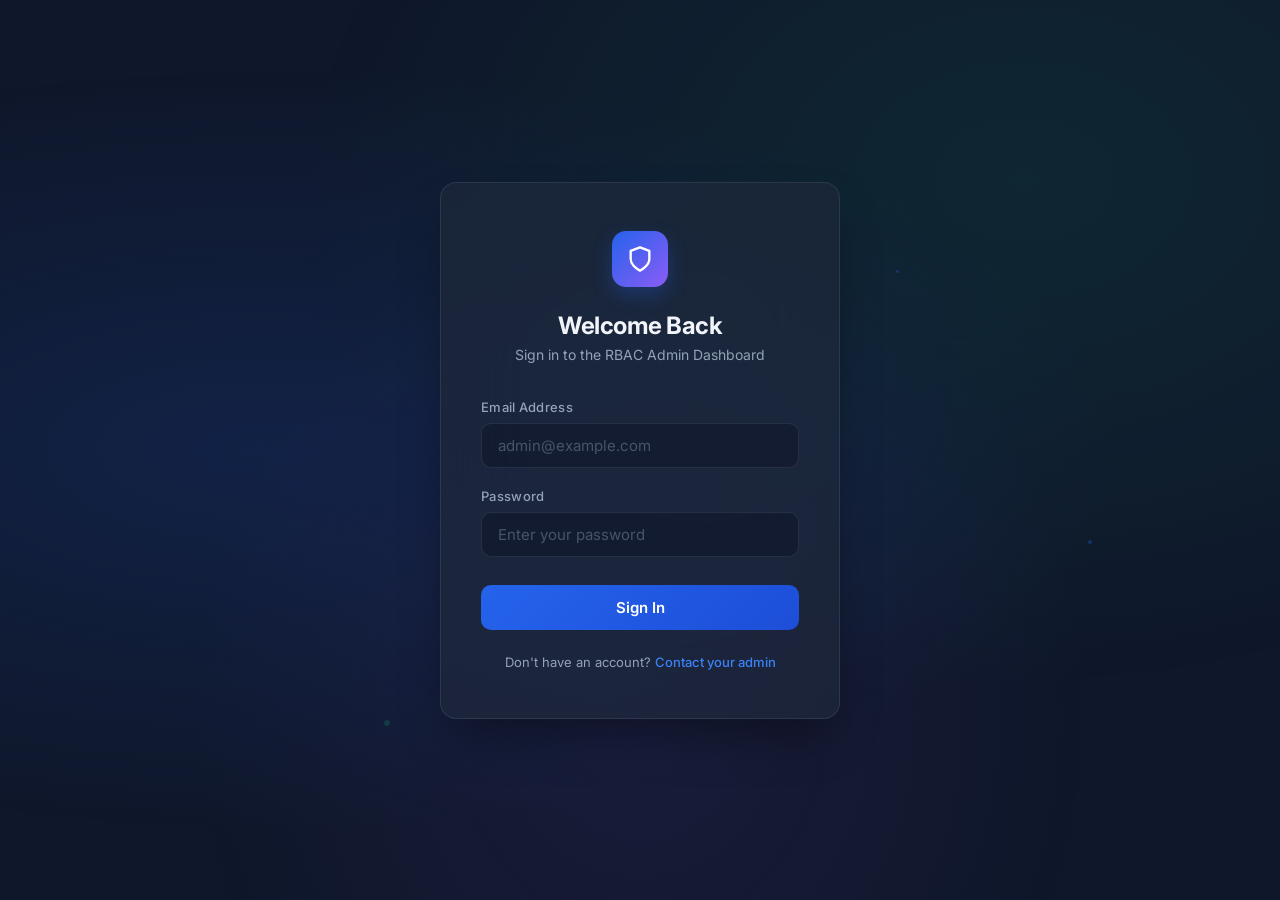
<file: dashboard/templates/dashboard/login.html>
<!DOCTYPE html>
<html lang="en">
<head>
    <meta charset="UTF-8">
    <meta name="viewport" content="width=device-width, initial-scale=1.0">
    <meta name="description" content="RBAC Admin Dashboard - Secure Login">
    <title>Login — RBAC Admin Dashboard</title>
    <link rel="preconnect" href="https://fonts.googleapis.com">
    <link rel="preconnect" href="https://fonts.gstatic.com" crossorigin>
    <link href="https://fonts.googleapis.com/css2?family=Inter:wght@300;400;500;600;700;800&display=swap" rel="stylesheet">
    <style>
        *, *::before, *::after { box-sizing: border-box; margin: 0; padding: 0; }

        :root {
            --primary: #2563eb;
            --primary-dark: #1d4ed8;
            --primary-light: #3b82f6;
            --bg: #0f172a;
            --bg-card: rgba(30, 41, 59, 0.7);
            --text: #f1f5f9;
            --text-muted: #94a3b8;
            --border: rgba(148, 163, 184, 0.15);
            --danger: #ef4444;
            --success: #10b981;
            --radius: 16px;
        }

        body {
            font-family: 'Inter', -apple-system, BlinkMacSystemFont, sans-serif;
            background: var(--bg);
            color: var(--text);
            min-height: 100vh;
            display: flex;
            align-items: center;
            justify-content: center;
            overflow: hidden;
        }

        /* Animated background */
        .bg-gradient {
            position: fixed;
            inset: 0;
            z-index: -1;
            background:
                radial-gradient(ellipse at 20% 50%, rgba(37, 99, 235, 0.15), transparent 60%),
                radial-gradient(ellipse at 80% 20%, rgba(16, 185, 129, 0.1), transparent 50%),
                radial-gradient(ellipse at 50% 80%, rgba(139, 92, 246, 0.08), transparent 50%);
            animation: bgShift 15s ease-in-out infinite alternate;
        }
        @keyframes bgShift {
            0% { transform: scale(1) rotate(0deg); }
            100% { transform: scale(1.1) rotate(2deg); }
        }

        .login-container {
            width: 100%;
            max-width: 440px;
            padding: 20px;
        }

        .login-card {
            background: var(--bg-card);
            backdrop-filter: blur(40px);
            border: 1px solid var(--border);
            border-radius: var(--radius);
            padding: 48px 40px;
            box-shadow: 0 25px 50px -12px rgba(0, 0, 0, 0.4);
            animation: cardIn 0.6s cubic-bezier(0.16, 1, 0.3, 1) forwards;
            opacity: 0;
            transform: translateY(20px);
        }
        @keyframes cardIn {
            to { opacity: 1; transform: translateY(0); }
        }

        .login-logo {
            width: 56px;
            height: 56px;
            background: linear-gradient(135deg, var(--primary), #8b5cf6);
            border-radius: 14px;
            display: flex;
            align-items: center;
            justify-content: center;
            margin: 0 auto 24px;
            box-shadow: 0 8px 20px rgba(37, 99, 235, 0.3);
        }
        .login-logo svg {
            width: 28px;
            height: 28px;
            color: white;
        }

        .login-title {
            font-size: 24px;
            font-weight: 700;
            text-align: center;
            margin-bottom: 6px;
            letter-spacing: -0.5px;
        }
        .login-subtitle {
            font-size: 14px;
            color: var(--text-muted);
            text-align: center;
            margin-bottom: 36px;
        }

        .form-group {
            margin-bottom: 20px;
        }
        .form-label {
            display: block;
            font-size: 13px;
            font-weight: 500;
            color: var(--text-muted);
            margin-bottom: 8px;
            letter-spacing: 0.3px;
        }
        .form-input {
            width: 100%;
            padding: 12px 16px;
            background: rgba(15, 23, 42, 0.6);
            border: 1px solid var(--border);
            border-radius: 10px;
            color: var(--text);
            font-size: 15px;
            font-family: inherit;
            transition: all 0.2s ease;
            outline: none;
        }
        .form-input:focus {
            border-color: var(--primary);
            box-shadow: 0 0 0 3px rgba(37, 99, 235, 0.15);
        }
        .form-input::placeholder {
            color: #475569;
        }
        .form-input.error {
            border-color: var(--danger);
            box-shadow: 0 0 0 3px rgba(239, 68, 68, 0.1);
        }

        .error-message {
            display: none;
            color: var(--danger);
            font-size: 12px;
            margin-top: 6px;
            padding: 8px 12px;
            background: rgba(239, 68, 68, 0.08);
            border-radius: 8px;
            border: 1px solid rgba(239, 68, 68, 0.15);
        }
        .error-message.show {
            display: block;
            animation: shakeIn 0.3s ease;
        }
        @keyframes shakeIn {
            0%, 100% { transform: translateX(0); }
            25% { transform: translateX(-4px); }
            75% { transform: translateX(4px); }
        }

        .login-btn {
            width: 100%;
            padding: 13px;
            background: linear-gradient(135deg, var(--primary), var(--primary-dark));
            color: white;
            border: none;
            border-radius: 10px;
            font-size: 15px;
            font-weight: 600;
            font-family: inherit;
            cursor: pointer;
            transition: all 0.2s ease;
            margin-top: 8px;
            position: relative;
            overflow: hidden;
        }
        .login-btn:hover {
            background: linear-gradient(135deg, var(--primary-light), var(--primary));
            transform: translateY(-1px);
            box-shadow: 0 8px 20px rgba(37, 99, 235, 0.3);
        }
        .login-btn:active {
            transform: translateY(0);
        }
        .login-btn:disabled {
            opacity: 0.6;
            cursor: not-allowed;
            transform: none;
        }

        .login-btn .spinner {
            display: none;
            width: 18px;
            height: 18px;
            border: 2px solid rgba(255,255,255,0.3);
            border-top-color: white;
            border-radius: 50%;
            animation: spin 0.7s linear infinite;
            margin: 0 auto;
        }
        .login-btn.loading .btn-text { display: none; }
        .login-btn.loading .spinner { display: block; }
        @keyframes spin { to { transform: rotate(360deg); } }

        .login-footer {
            text-align: center;
            margin-top: 24px;
            font-size: 13px;
            color: var(--text-muted);
        }
        .login-footer a {
            color: var(--primary-light);
            text-decoration: none;
            font-weight: 500;
        }
        .login-footer a:hover {
            text-decoration: underline;
        }

        /* Floating particles */
        .particle {
            position: fixed;
            width: 4px;
            height: 4px;
            background: rgba(37, 99, 235, 0.3);
            border-radius: 50%;
            pointer-events: none;
        }
        .particle:nth-child(1) { top: 20%; left: 10%; animation: float 6s ease-in-out infinite; }
        .particle:nth-child(2) { top: 60%; left: 85%; animation: float 8s ease-in-out infinite 1s; }
        .particle:nth-child(3) { top: 80%; left: 30%; animation: float 7s ease-in-out infinite 2s; width: 6px; height: 6px; background: rgba(16, 185, 129, 0.2); }
        .particle:nth-child(4) { top: 30%; left: 70%; animation: float 9s ease-in-out infinite 0.5s; width: 3px; height: 3px; }
        .particle:nth-child(5) { top: 50%; left: 50%; animation: float 5s ease-in-out infinite 3s; width: 5px; height: 5px; background: rgba(139, 92, 246, 0.2); }
        @keyframes float {
            0%, 100% { transform: translateY(0) translateX(0); opacity: 0.5; }
            50% { transform: translateY(-30px) translateX(15px); opacity: 1; }
        }
    </style>
</head>
<body>
    <div class="bg-gradient"></div>
    <div class="particle"></div>
    <div class="particle"></div>
    <div class="particle"></div>
    <div class="particle"></div>
    <div class="particle"></div>

    <div class="login-container">
        <div class="login-card">
            <div class="login-logo">
                <svg viewBox="0 0 24 24" fill="none" stroke="currentColor" stroke-width="2" stroke-linecap="round" stroke-linejoin="round">
                    <path d="M12 22s8-4 8-10V5l-8-3-8 3v7c0 6 8 10 8 10z"/>
                </svg>
            </div>
            <h1 class="login-title">Welcome Back</h1>
            <p class="login-subtitle">Sign in to the RBAC Admin Dashboard</p>

            <form id="loginForm" novalidate>
                <div class="form-group">
                    <label class="form-label" for="email">Email Address</label>
                    <input
                        type="email"
                        id="email"
                        class="form-input"
                        placeholder="admin@example.com"
                        autocomplete="email"
                        required
                    >
                </div>
                <div class="form-group">
                    <label class="form-label" for="password">Password</label>
                    <input
                        type="password"
                        id="password"
                        class="form-input"
                        placeholder="Enter your password"
                        autocomplete="current-password"
                        required
                    >
                </div>
                <div id="loginError" class="error-message"></div>
                <button type="submit" class="login-btn" id="loginBtn">
                    <span class="btn-text">Sign In</span>
                    <div class="spinner"></div>
                </button>
            </form>

            <div class="login-footer">
                Don't have an account? <a href="#" id="registerLink">Contact your admin</a>
            </div>
        </div>
    </div>

    <script>
        const API_BASE = '/api';

        document.getElementById('loginForm').addEventListener('submit', async (e) => {
            e.preventDefault();
            const btn = document.getElementById('loginBtn');
            const errorEl = document.getElementById('loginError');
            const emailInput = document.getElementById('email');
            const passwordInput = document.getElementById('password');

            // Reset
            errorEl.classList.remove('show');
            emailInput.classList.remove('error');
            passwordInput.classList.remove('error');

            const email = emailInput.value.trim();
            const password = passwordInput.value;

            // Client-side validation
            if (!email) {
                emailInput.classList.add('error');
                errorEl.textContent = 'Please enter your email address';
                errorEl.classList.add('show');
                return;
            }
            if (!password) {
                passwordInput.classList.add('error');
                errorEl.textContent = 'Please enter your password';
                errorEl.classList.add('show');
                return;
            }

            btn.classList.add('loading');
            btn.disabled = true;

            try {
                const res = await fetch(`${API_BASE}/auth/login/`, {
                    method: 'POST',
                    headers: { 'Content-Type': 'application/json' },
                    body: JSON.stringify({ email, password }),
                });

                const data = await res.json();

                if (!res.ok) {
                    throw new Error(data.detail || 'Login failed');
                }

                // Store tokens
                localStorage.setItem('access_token', data.access);
                localStorage.setItem('refresh_token', data.refresh);
                localStorage.setItem('user', JSON.stringify(data.user));

                // Redirect to dashboard
                window.location.href = '/';
            } catch (err) {
                errorEl.textContent = err.message;
                errorEl.classList.add('show');
            } finally {
                btn.classList.remove('loading');
                btn.disabled = false;
            }
        });
    </script>
</body>
</html>
</file>
